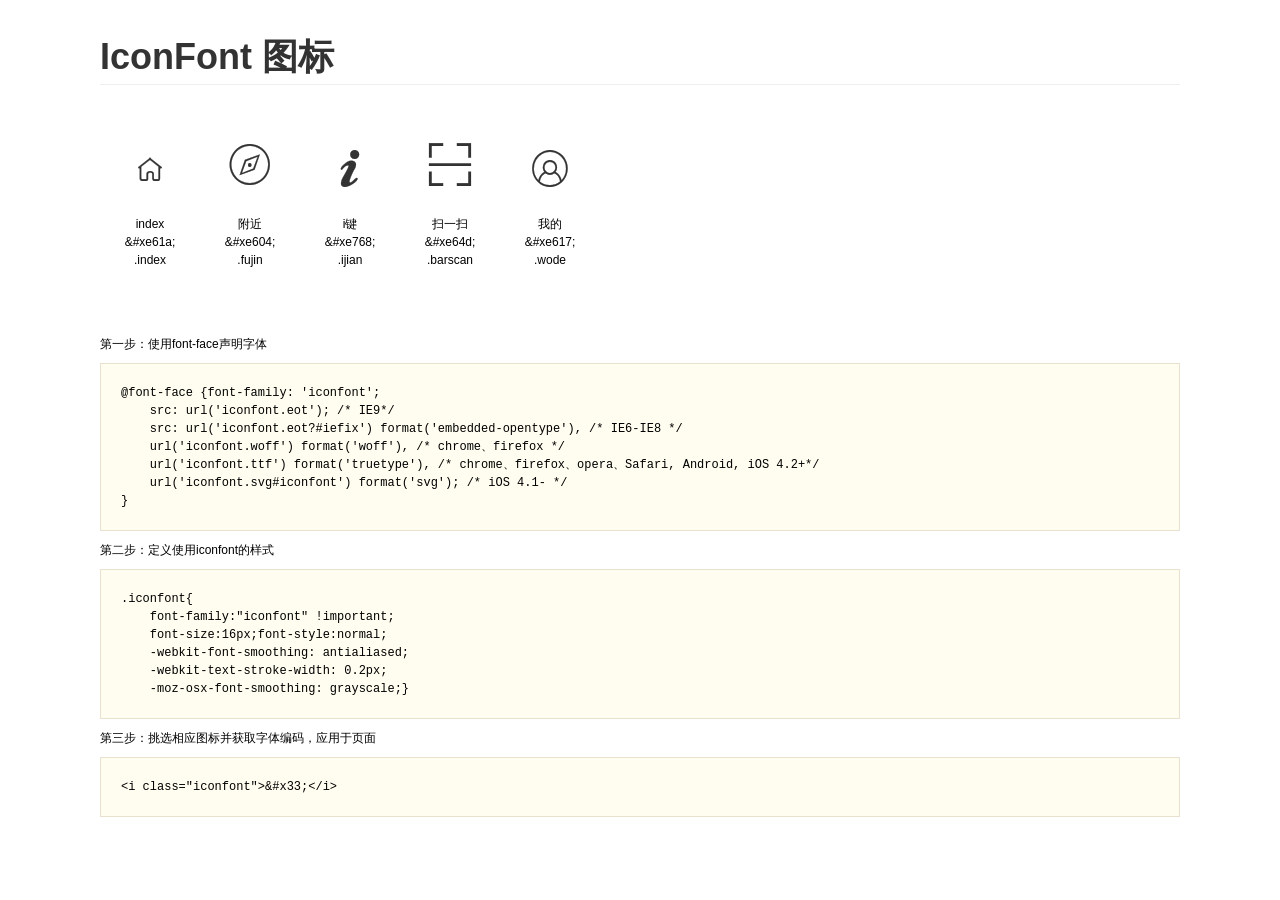
<file: images/iconfont/demo.html>
<!DOCTYPE html>
<html>
<head>
    <meta charset="utf-8"/>
    <title>IconFont</title>
    <link rel="stylesheet" href="demo.css">
    <link rel="stylesheet" href="iconfont.css">
</head>
<body>
    <div class="main">
        <h1>IconFont 图标</h1>
        <ul class="icon_lists clear">
            
                <li>
                <i class="icon iconfont">&#xe61a;</i>
                    <div class="name">index</div>
                    <div class="code">&amp;#xe61a;</div>
                    <div class="fontclass">.index</div>
                </li>
            
                <li>
                <i class="icon iconfont">&#xe604;</i>
                    <div class="name">附近</div>
                    <div class="code">&amp;#xe604;</div>
                    <div class="fontclass">.fujin</div>
                </li>
            
                <li>
                <i class="icon iconfont">&#xe768;</i>
                    <div class="name">i键</div>
                    <div class="code">&amp;#xe768;</div>
                    <div class="fontclass">.ijian</div>
                </li>
            
                <li>
                <i class="icon iconfont">&#xe64d;</i>
                    <div class="name">扫一扫</div>
                    <div class="code">&amp;#xe64d;</div>
                    <div class="fontclass">.barscan</div>
                </li>
            
                <li>
                <i class="icon iconfont">&#xe617;</i>
                    <div class="name">我的</div>
                    <div class="code">&amp;#xe617;</div>
                    <div class="fontclass">.wode</div>
                </li>
            
        </ul>


        <div class="helps">
            第一步：使用font-face声明字体
            <pre>
@font-face {font-family: 'iconfont';
    src: url('iconfont.eot'); /* IE9*/
    src: url('iconfont.eot?#iefix') format('embedded-opentype'), /* IE6-IE8 */
    url('iconfont.woff') format('woff'), /* chrome、firefox */
    url('iconfont.ttf') format('truetype'), /* chrome、firefox、opera、Safari, Android, iOS 4.2+*/
    url('iconfont.svg#iconfont') format('svg'); /* iOS 4.1- */
}
</pre>
第二步：定义使用iconfont的样式
            <pre>
.iconfont{
    font-family:"iconfont" !important;
    font-size:16px;font-style:normal;
    -webkit-font-smoothing: antialiased;
    -webkit-text-stroke-width: 0.2px;
    -moz-osx-font-smoothing: grayscale;}
</pre>
第三步：挑选相应图标并获取字体编码，应用于页面
<pre>
&lt;i class="iconfont"&gt;&amp;#x33;&lt;/i&gt;
</pre>
        </div>

    </div>
</body>
</html>
</file>
<file: images/iconfont/demo.css>
*{margin: 0;padding: 0;list-style: none;}
/*
KISSY CSS Reset
理念：1. reset 的目的不是清除浏览器的默认样式，这仅是部分工作。清除和重置是紧密不可分的。
2. reset 的目的不是让默认样式在所有浏览器下一致，而是减少默认样式有可能带来的问题。
3. reset 期望提供一套普适通用的基础样式。但没有银弹，推荐根据具体需求，裁剪和修改后再使用。
特色：1. 适应中文；2. 基于最新主流浏览器。
维护：玉伯<lifesinger@gmail.com>, 正淳<ragecarrier@gmail.com>
 */

/** 清除内外边距 **/
body, h1, h2, h3, h4, h5, h6, hr, p, blockquote, /* structural elements 结构元素 */
dl, dt, dd, ul, ol, li, /* list elements 列表元素 */
pre, /* text formatting elements 文本格式元素 */
form, fieldset, legend, button, input, textarea, /* form elements 表单元素 */
th, td /* table elements 表格元素 */ {
  margin: 0;
  padding: 0;
}

/** 设置默认字体 **/
body,
button, input, select, textarea /* for ie */ {
  font: 12px/1.5 tahoma, arial, \5b8b\4f53, sans-serif;
}
h1, h2, h3, h4, h5, h6 { font-size: 100%; }
address, cite, dfn, em, var { font-style: normal; } /* 将斜体扶正 */
code, kbd, pre, samp { font-family: courier new, courier, monospace; } /* 统一等宽字体 */
small { font-size: 12px; } /* 小于 12px 的中文很难阅读，让 small 正常化 */

/** 重置列表元素 **/
ul, ol { list-style: none; }

/** 重置文本格式元素 **/
a { text-decoration: none; }
a:hover { text-decoration: underline; }


/** 重置表单元素 **/
legend { color: #000; } /* for ie6 */
fieldset, img { border: 0; } /* img 搭车：让链接里的 img 无边框 */
button, input, select, textarea { font-size: 100%; } /* 使得表单元素在 ie 下能继承字体大小 */
/* 注：optgroup 无法扶正 */

/** 重置表格元素 **/
table { border-collapse: collapse; border-spacing: 0; }

/* 清除浮动 */
.ks-clear:after, .clear:after {
  content: '\20';
  display: block;
  height: 0;
  clear: both;
}
.ks-clear, .clear {
  *zoom: 1;
}

.main {padding: 30px 100px;}
.main h1{font-size:36px; color:#333; text-align:left;margin-bottom:30px; border-bottom: 1px solid #eee;}

.helps{margin-top:40px;}
.helps pre{
  padding:20px;
  margin:10px 0;
  border:solid 1px #e7e1cd;
  background-color: #fffdef;
  overflow: auto;
}

.icon_lists li{
  float:left;
  width: 100px;
  height:180px;
  text-align: center;
}
.icon_lists .icon{
  font-size: 42px;
  line-height: 100px;
  margin: 10px 0;
  color:#333;
  -webkit-transition: font-size 0.25s ease-out 0s;
  -moz-transition: font-size 0.25s ease-out 0s;
  transition: font-size 0.25s ease-out 0s;

}
.icon_lists .icon:hover{
  font-size: 100px;
}
</file>
<file: images/iconfont/iconfont.css>
@font-face {font-family: "iconfont";
  src: url('iconfont.eot?t=1466595211'); /* IE9*/
  src: url('iconfont.eot?t=1466595211#iefix') format('embedded-opentype'), /* IE6-IE8 */
  url('iconfont.woff?t=1466595211') format('woff'), /* chrome, firefox */
  url('iconfont.ttf?t=1466595211') format('truetype'), /* chrome, firefox, opera, Safari, Android, iOS 4.2+*/
  url('iconfont.svg?t=1466595211#iconfont') format('svg'); /* iOS 4.1- */
}

.iconfont {
  font-family:"iconfont" !important;
  font-size:16px;
  font-style:normal;
  -webkit-font-smoothing: antialiased;
  -webkit-text-stroke-width: 0.2px;
  -moz-osx-font-smoothing: grayscale;
}
.icon-index:before { content: "\e61a"; }
.icon-fujin:before { content: "\e604"; }
.icon-ijian:before { content: "\e768"; }
.icon-barscan:before { content: "\e64d"; }
.icon-wode:before { content: "\e617"; }
</file>
